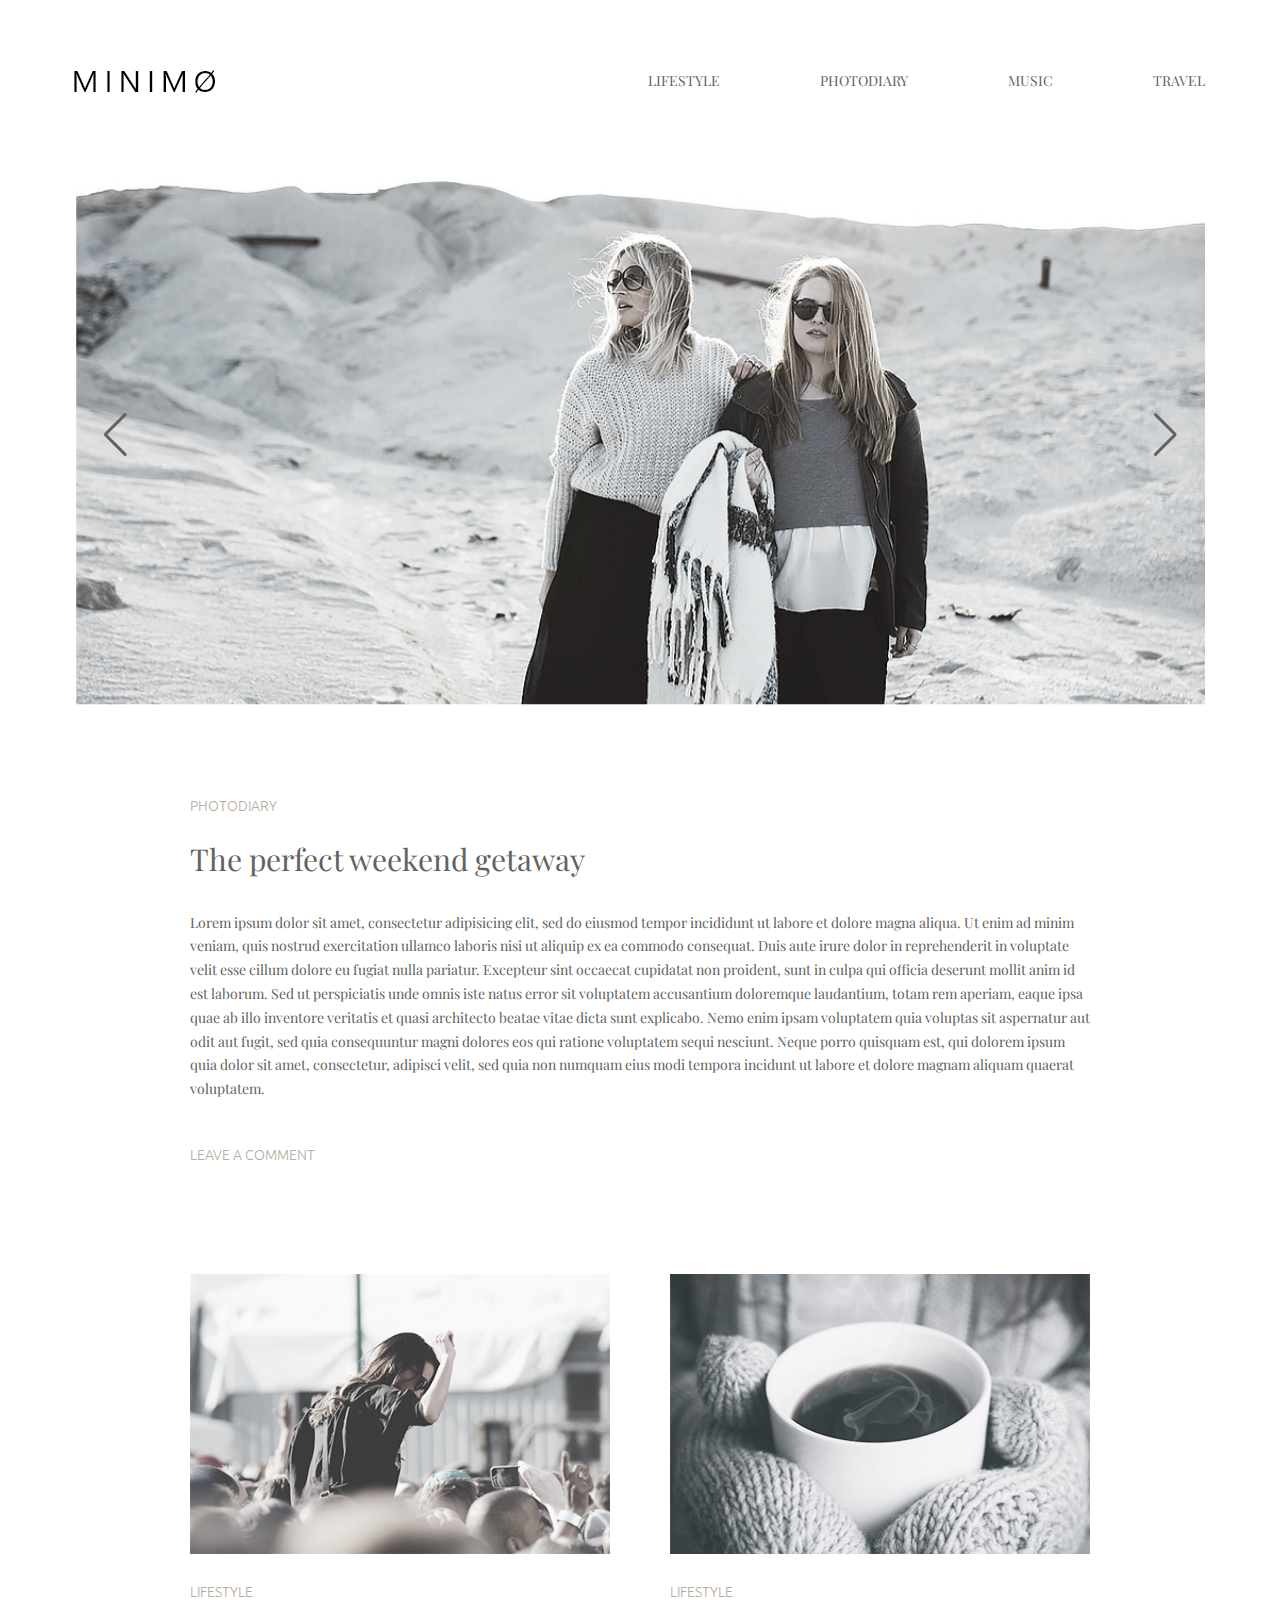
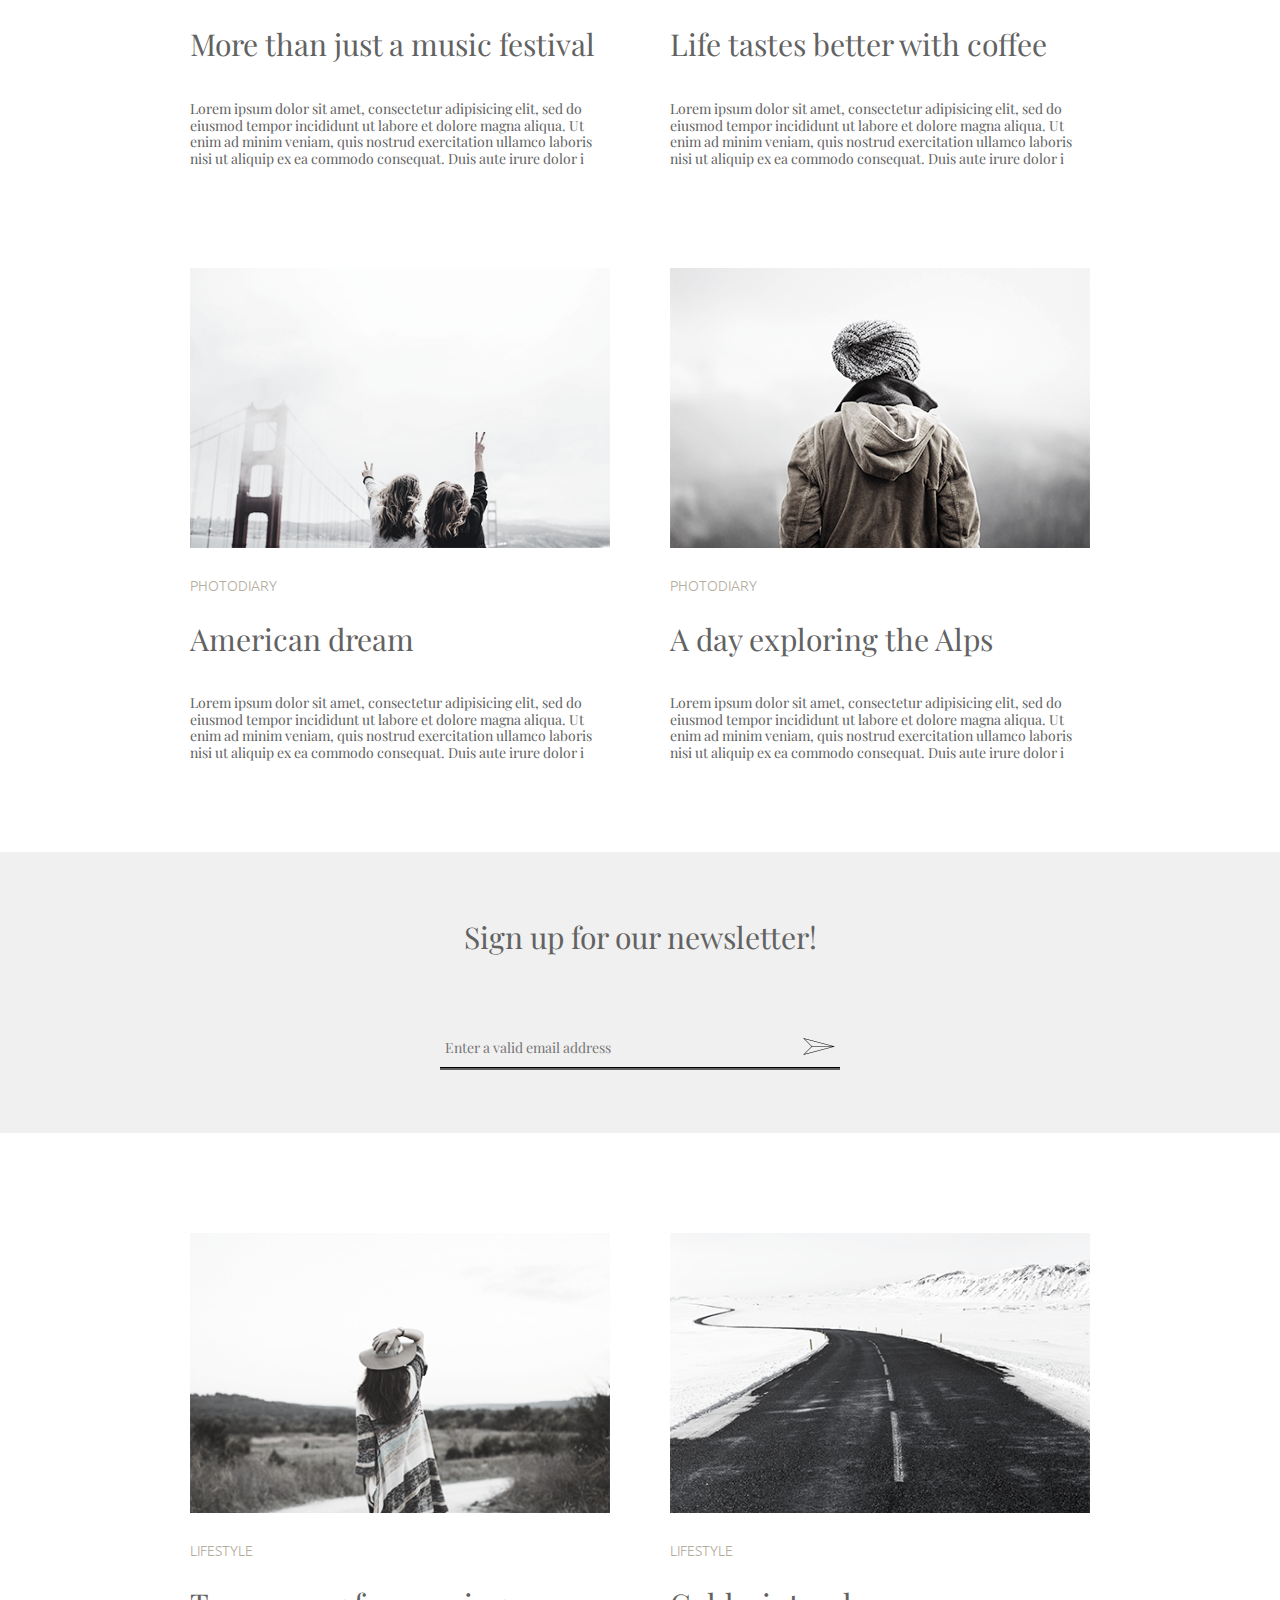
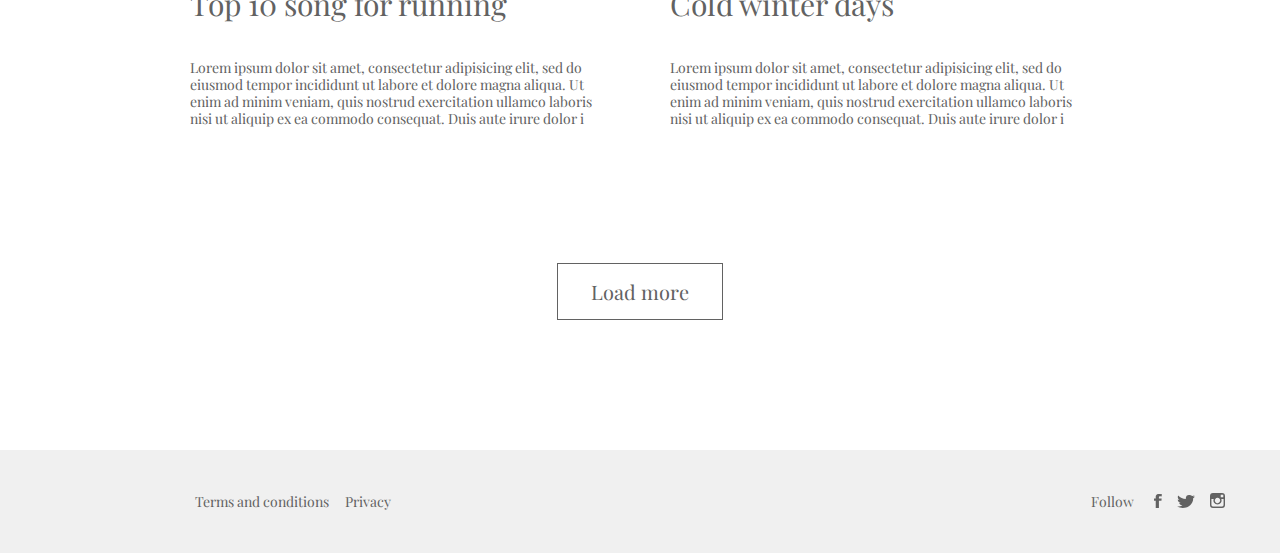
<file: index.html>
<!DOCTYPE html>
<html lang="en">
  <head>
    <meta charset="UTF-8" />
    <meta http-equiv="X-UA-Compatible" content="IE=edge" />
    <meta name="viewport" content="width=device-width, initial-scale=1.0" />
    <meta
      name="keywords"
      content="photodiary, lifestyle, music, travel, svitlychnyi, serhii"
    />
    <meta
      name="description"
      content="Це сайт-фотощоденник ідеального відпочинку на вихідних "
    />
    <meta name="author" content="Світличний Сергій" />
    <link
      rel="stylesheet"
      href="https://cdn.jsdelivr.net/npm/swiper@8/swiper-bundle.min.css"
    />
    <!--Import Google Icon Font-->
    <link
      href="https://fonts.googleapis.com/icon?family=Material+Icons"
      rel="stylesheet"
    />
    <link rel="stylesheet" href="css/style.min.css" />
    <title>Minimo</title>
  </head>
  <body>
    <div class="wrapper">
      <!-- Mobile menu -->
      <nav class="header-menu__mobile mobile-menu">
        <div class="mobile-menu__inner">
          <div class="header__logo">
            <a href="index.html">
              <img src="img/MINIMØ.png" alt="logo" />
            </a>
          </div>
          <!-- ./logo -->
          <a class="mobile-menu__burger"
            ><span class="mobile-menu__line"></span
          ></a>
        </div>

        <!-- List -->
        <ul class="mobile-menu__list">
          <li class="list-header__item">
            <a class="list-header__link" href="#lifestyle"
              ><i class="material-icons">hail</i>Lifestyle</a
            >
          </li>
          <li class="list-header__item">
            <a class="list-header__link" href="#photodiary"
              ><i class="material-icons">star_half</i>Photodiary</a
            >
          </li>
          <li class="list-header__item">
            <a class="list-header__link" href="about.html"
              ><i class="material-icons">music_note</i>Music</a
            >
          </li>
          <li class="list-header__item">
            <a class="list-header__link" href="#"
              ><i class="material-icons">flight_land</i>Travel</a
            >
          </li>
          <li class="list-header__item"><div class="divider"></div></li>
          <li class="list-header__item">
            <a class="mobile-menu__close" href="#"
              ><i class="material-icons">cancel</i>Cancel</a
            >
          </li>
        </ul>
        <!-- ./list -->

        <div class="mobile-menu__overlay"></div>
        <!-- /.mobile-menu__overlay -->
      </nav>
      <!-- ./menu -->

      <header class="header">
        <div class="header-container">
          <div class="header__inner">
            <div class="header__logo">
              <a href="index.html">
                <img src="img/MINIMØ.png" alt="logo" />
              </a>
            </div>
            <!-- ./logo -->

            <nav class="header__menu">
              <ul class="header__list list-header">
                <li class="list-header__item">
                  <a class="list-header__link" href="#lifestyle">Lifestyle</a>
                </li>
                <li class="list-header__item">
                  <a class="list-header__link" href="#photodiary">Photodiary</a>
                </li>
                <li class="list-header__item">
                  <a class="list-header__link" href="about.html">Music</a>
                </li>
                <li class="list-header__item">
                  <a class="list-header__link" href="#">Travel</a>
                </li>
              </ul>
            </nav>
            <!-- ./menu -->
          </div>
          <!-- ./inner -->

          <!-- Slider main container -->
          <div class="main__slider slider-main swiper">
            <!-- wrapper -->
            <div class="slider-main__wrapper swiper-wrapper">
              <!-- Slides -->
              <div class="slider-main__slide swiper-slide">
                <img src="img/index/main/Clip.jpg" alt="Slider Image1" />
              </div>

              <div class="slider-main__slide swiper-slide">
                <img src="img/index/main/Clip.jpg" alt="Slider Image2" />
              </div>

              <div class="slider-main__slide swiper-slide">
                <img src="img/index/main/Clip.jpg" alt="Slider Image3" />
              </div>
              <!-- ./slides -->
            </div>

            <!-- Navigation buttons -->
            <div class="slider-main__arrows">
              <div
                class="slider-main__arrow slider-main__arrow_prev swiper-button-prev"
              ></div>
              <!-- ./arrow prev -->

              <div
                class="slider-main__arrow slider-main__arrow_next swiper-button-next"
              ></div>
              <!-- ./arrow next -->
            </div>
          </div>
          <!-- ./слайдер -->
        </div>
      </header>
      <!-- /.header -->

      <main class="page">
        <section class="page-main main">
          <div class="main-container">
            <div class="container main__description description-main">
              <p class="description-main__suptitle suptitle">Photodiary</p>
              <h1 class="description-main__title title">
                The perfect weekend getaway
              </h1>
              <p class="description-main__text">
                Lorem ipsum dolor sit amet, consectetur adipisicing elit, sed do
                eiusmod tempor incididunt ut labore et dolore magna aliqua. Ut
                enim ad minim veniam, quis nostrud exercitation ullamco laboris
                nisi ut aliquip ex ea commodo consequat. Duis aute irure dolor
                in reprehenderit in voluptate velit esse cillum dolore eu fugiat
                nulla pariatur. Excepteur sint occaecat cupidatat non proident,
                sunt in culpa qui officia deserunt mollit anim id est laborum.
                Sed ut perspiciatis unde omnis iste natus error sit voluptatem
                accusantium doloremque laudantium, totam rem aperiam, eaque ipsa
                quae ab illo inventore veritatis et quasi architecto beatae
                vitae dicta sunt explicabo. Nemo enim ipsam voluptatem quia
                voluptas sit aspernatur aut odit aut fugit, sed quia
                consequuntur magni dolores eos qui ratione voluptatem sequi
                nesciunt. Neque porro quisquam est, qui dolorem ipsum quia dolor
                sit amet, consectetur, adipisci velit, sed quia non numquam eius
                modi tempora incidunt ut labore et dolore magnam aliquam quaerat
                voluptatem.
              </p>
              <p class="description-main__subtitle">
                <a href="comments.html">Leave a comment</a>
              </p>
            </div>
            <!-- ./content -->
          </div>
        </section>
        <!-- ./main section -->

        <section id="lifestyle" class="page-lifestyle lifestyle">
          <div class="container">
            <ul class="lifestyle__inner">
              <li class="lifestyle__item item-box">
                <img
                  src="img/index/lifestyle/fotografico_1.png"
                  alt="fotografico_1"
                  class="item-box__img"
                />
                <p class="item-box__suptitle suptitle">Lifestyle</p>
                <h3 class="item-box__title title">
                  More than just a music festival
                </h3>
                <p class="item-box__text">
                  Lorem ipsum dolor sit amet, consectetur adipisicing elit, sed
                  do eiusmod tempor incididunt ut labore et dolore magna aliqua.
                  Ut enim ad minim veniam, quis nostrud exercitation ullamco
                  laboris nisi ut aliquip ex ea commodo consequat. Duis aute
                  irure dolor i
                </p>
              </li>
              <!-- /.left-box -->

              <li class="lifestyle__item item-box">
                <img
                  src="img/index/lifestyle/fotografico_2.png"
                  alt="fotografico_2"
                  class="item-box__img"
                />
                <p class="item-box__suptitle suptitle">Lifestyle</p>
                <h3 class="item-box__title title">
                  Life tastes better with coffee
                </h3>
                <p class="item-box__text">
                  Lorem ipsum dolor sit amet, consectetur adipisicing elit, sed
                  do eiusmod tempor incididunt ut labore et dolore magna aliqua.
                  Ut enim ad minim veniam, quis nostrud exercitation ullamco
                  laboris nisi ut aliquip ex ea commodo consequat. Duis aute
                  irure dolor i
                </p>
              </li>
              <!-- /.right-box -->
            </ul>
          </div>
        </section>
        <!-- ./lifestyle section -->

        <section id="photodiary" class="page-photodiary photodiary">
          <div class="container">
            <ul class="photodiary__inner">
              <li class="photodiary__item item-box">
                <img
                  src="img/index/photodiary/image-3.png"
                  alt="image_1"
                  class="item-box__img"
                />
                <p class="item-box__suptitle suptitle">Photodiary</p>
                <h3 class="item-box__title title">American dream</h3>
                <p class="item-box__text">
                  Lorem ipsum dolor sit amet, consectetur adipisicing elit, sed
                  do eiusmod tempor incididunt ut labore et dolore magna aliqua.
                  Ut enim ad minim veniam, quis nostrud exercitation ullamco
                  laboris nisi ut aliquip ex ea commodo consequat. Duis aute
                  irure dolor i
                </p>
              </li>
              <!-- /.left-box -->

              <li class="photodiary__item item-box">
                <img
                  src="img/index/photodiary/image-2.png"
                  alt="image_2"
                  class="item-box__img"
                />
                <p class="item-box__suptitle suptitle">Photodiary</p>
                <h3 class="item-box__title title">A day exploring the Alps</h3>
                <p class="item-box-photodiary__text">
                  Lorem ipsum dolor sit amet, consectetur adipisicing elit, sed
                  do eiusmod tempor incididunt ut labore et dolore magna aliqua.
                  Ut enim ad minim veniam, quis nostrud exercitation ullamco
                  laboris nisi ut aliquip ex ea commodo consequat. Duis aute
                  irure dolor i
                </p>
              </li>
              <!-- /.right-box -->
            </ul>
          </div>
        </section>
        <!-- ./photodiary section -->

        <section class="page-newsletter newsletter">
          <div class="container">
            <h2 class="newsletter__title title">Sign up for our newsletter!</h2>
            <!-- /.newsletter__title -->

            <form action="#" class="newsletter__form form-newsletter">
              <input
                class="form-newsletter__input"
                type="email"
                placeholder="Enter a valid email address"
              />
              <a class="form-newsletter__btn" href="#">
                <img src="img/icons/send-icon.svg" alt="send-icon" />
              </a>
            </form>
            <!-- /.newsletter__form -->
          </div>
        </section>
        <!-- ./newsletter section -->

        <section class="page-lifestyle lifestyle">
          <div class="container">
            <ul class="lifestyle__inner">
              <li class="lifestyle__item item-box">
                <img
                  src="img/index/lifestyle/image-1.png"
                  alt="image_1"
                  class="item-box__img"
                />
                <p class="item-box__suptitle suptitle">Lifestyle</p>
                <h3 class="item-box__title title">Top 10 song for running</h3>
                <p class="item-box__text">
                  Lorem ipsum dolor sit amet, consectetur adipisicing elit, sed
                  do eiusmod tempor incididunt ut labore et dolore magna aliqua.
                  Ut enim ad minim veniam, quis nostrud exercitation ullamco
                  laboris nisi ut aliquip ex ea commodo consequat. Duis aute
                  irure dolor i
                </p>
              </li>
              <!-- /.left-box -->

              <li class="lifestyle__item item-box">
                <img
                  src="img/index/lifestyle/image.png"
                  alt="image_2"
                  class="item-box__img"
                />
                <p class="item-box__suptitle suptitle">Lifestyle</p>
                <h3 class="item-box__title title">Cold winter days</h3>
                <p class="item-box__text">
                  Lorem ipsum dolor sit amet, consectetur adipisicing elit, sed
                  do eiusmod tempor incididunt ut labore et dolore magna aliqua.
                  Ut enim ad minim veniam, quis nostrud exercitation ullamco
                  laboris nisi ut aliquip ex ea commodo consequat. Duis aute
                  irure dolor i
                </p>
              </li>
              <!-- /.right-box -->
            </ul>

            <div class="lifestyle__btn">
              <button type="button">Load more</button>
            </div>
          </div>
        </section>
        <!-- ./lifestyle section -->
      </main>
      <!-- /.page -->

      <footer class="footer">
        <div class="footer-container">
          <div class="footer__inner">
            <div class="footer__left left-box">
              <p class="left-box__teams">
                <a href="#">Terms and conditions</a>
              </p>
              <p class="left-box__privacy">
                <a href="#">Privacy</a>
              </p>
            </div>
            <!-- /.footer__left left-box -->

            <div class="footer__right right-box">
              <p class="right-box__text">Follow</p>
              <ul class="right-box__social">
                <li class="right-box__item">
                  <a href="#" class="right-box__link">
                    <img src="img/icons/facebook.svg" alt="facebook" />
                  </a>
                </li>
                <li class="right-box__item">
                  <a href="#" class="right-box__link">
                    <img src="img/icons//twitter.svg" alt="twitter" />
                  </a>
                </li>
                <li class="right-box__item">
                  <a href="#" class="right-box__link">
                    <img src="img/icons/instagram.svg" alt="instagram" />
                  </a>
                </li>
              </ul>
            </div>
            <!-- /.footer__right right-box -->
          </div>
          <!-- /.footer__inner -->
        </div>
      </footer>
      <!-- /.footer -->
    </div>
    <!-- ./wrapper -->

    <script src="https://cdn.jsdelivr.net/npm/swiper@8/swiper-bundle.min.js"></script>
    <script src="js/main.js"></script>
  </body>
</html>
</file>
<file: css/style.min.css>
/*! normalize.css v8.0.1 | MIT License | github.com/necolas/normalize.css */html{line-height:1.15;-webkit-text-size-adjust:100%}body{margin:0}main{display:block}h1{font-size:2em;margin:.67em 0}hr{box-sizing:content-box;height:0;overflow:visible}pre{font-family:monospace,monospace;font-size:1em}a{background-color:transparent}abbr[title]{border-bottom:none;text-decoration:underline;-webkit-text-decoration:underline dotted;text-decoration:underline dotted}b,strong{font-weight:bolder}code,kbd,samp{font-family:monospace,monospace;font-size:1em}small{font-size:80%}sub,sup{font-size:75%;line-height:0;position:relative;vertical-align:baseline}sub{bottom:-.25em}sup{top:-.5em}img{border-style:none}button,input,optgroup,select,textarea{font-family:inherit;font-size:100%;line-height:1.15;margin:0}button,input{overflow:visible}button,select{text-transform:none}[type=button],[type=reset],[type=submit],button{-webkit-appearance:button}[type=button]::-moz-focus-inner,[type=reset]::-moz-focus-inner,[type=submit]::-moz-focus-inner,button::-moz-focus-inner{border-style:none;padding:0}[type=button]:-moz-focusring,[type=reset]:-moz-focusring,[type=submit]:-moz-focusring,button:-moz-focusring{outline:1px dotted ButtonText}fieldset{padding:.35em .75em .625em}legend{box-sizing:border-box;color:inherit;display:table;max-width:100%;padding:0;white-space:normal}progress{vertical-align:baseline}textarea{overflow:auto}[type=checkbox],[type=radio]{box-sizing:border-box;padding:0}[type=number]::-webkit-inner-spin-button,[type=number]::-webkit-outer-spin-button{height:auto}[type=search]{-webkit-appearance:textfield;outline-offset:-2px}[type=search]::-webkit-search-decoration{-webkit-appearance:none}::-webkit-file-upload-button{-webkit-appearance:button;font:inherit}details{display:block}summary{display:list-item}template{display:none}[hidden]{display:none}a,abbr,acronym,address,applet,article,aside,audio,b,big,blockquote,body,canvas,caption,center,cite,code,dd,del,details,dfn,div,dl,dt,em,embed,fieldset,figcaption,figure,footer,form,h1,h2,h3,h4,h5,h6,header,hgroup,html,i,iframe,img,ins,kbd,label,legend,li,mark,menu,nav,object,ol,output,p,pre,q,ruby,s,samp,section,small,span,strike,strong,sub,summary,sup,table,tbody,td,tfoot,th,thead,time,tr,tt,u,ul,var,video{margin:0;padding:0;border:0;font-size:100%;font:inherit;vertical-align:baseline}article,aside,details,figcaption,figure,footer,header,hgroup,menu,nav,section{display:block}html{height:100%}body{line-height:1}ol,ul{list-style:none}blockquote,q{quotes:none}blockquote:after,blockquote:before,q:after,q:before{content:"";content:none}table{border-collapse:collapse;border-spacing:0}@font-face{font-family:InconsolataS;src:local("Inconsolata-Regular");src:local("Inconsolata Regular");src:url(../fonts/Inconsolata-Regular.ttf) format("truetype");font-weight:400;font-style:normal;font-display:swap}@font-face{font-family:PlayfairDisplayS;src:local("PlayfairDisplay-Regular");src:local("PlayfairDisplay Regular");src:url(../fonts/PlayfairDisplay-Regular.ttf) format("truetype");font-weight:400;font-style:normal;font-display:swap}@font-face{font-family:PlayfairDisplayS;src:local("PlayfairDisplay-Italic");src:local("PlayfairDisplay Italic");src:url(../fonts/PlayfairDisplay-Italic.ttf) format("truetype");font-weight:400;font-style:italic;font-display:swap}@font-face{font-family:PlayfairDisplayS;src:local("PlayfairDisplay-Bold");src:local("PlayfairDisplay Bold");src:url(../fonts/PlayfairDisplay-Bold.ttf) format("truetype");font-weight:700;font-style:normal;font-display:swap}@font-face{font-family:PlayfairDisplayS;src:local("PlayfairDisplay-Black");src:local("PlayfairDisplay Black");src:url(../fonts/PlayfairDisplay-Black.ttf) format("truetype");font-weight:800;font-style:normal;font-display:swap}@font-face{font-family:UbuntuS;src:local("Ubuntu-Light");src:local("Ubuntu Light");src:url(../fonts/Ubuntu-Light.ttf) format("truetype");font-weight:300;font-style:normal;font-display:swap}@font-face{font-family:UbuntuS;src:local("Ubuntu-Regular");src:local("Ubuntu Regular");src:url(../fonts/Ubuntu-Regular.ttf) format("truetype");font-weight:400;font-style:normal;font-display:swap}*{box-sizing:border-box}a{text-decoration:none;color:inherit;display:inline-block}body{font-family:PlayfairDisplayS,sans-serif;color:#626262;font-size:14px;line-height:1.2;font-weight:400;font-style:normal}.wrapper{min-height:100%;overflow:hidden;display:flex;flex-direction:column}.container{max-width:920px;margin:0 auto;padding:0 10px}.page{flex:1 1 auto}[class*=-container]{max-width:1200px;margin:0 auto;padding:0 15px}.title{font-size:30px;line-height:1.38;color:#626262}.title-h5{font-family:UbuntuS,sans-serif;font-weight:300;color:#b4ad9e;text-transform:uppercase}.suptitle{font-family:UbuntuS,sans-serif;font-weight:300;text-transform:uppercase;color:#b4ad9e}.header{padding:60px}.header__inner{display:flex;justify-content:space-between;align-items:center;padding-bottom:60px}.header__logo{font-family:InconsolataS,sans-serif;font-size:30px;letter-spacing:10px;text-transform:uppercase;color:#000}.header__logo img{margin-bottom:-31px;margin-left:-100px}.header-menu__mobile{display:none}.header__list{display:flex;justify-content:space-between}.header__list a{transition:all .3s}.header__list a:hover{text-shadow:1px 1px rgba(0,0,0,.4)}.list-header__item{margin-right:100px}.list-header__item:last-child{margin-right:0}.list-header__link{text-transform:uppercase}.main{margin-bottom:110px}.main__slider{margin-bottom:30px}.slider-main__slide.swiper-slide img{width:100%;height:100%;-o-object-fit:cover;object-fit:cover}.slider-main__arrow{color:#626262;padding:0 30px}.slider-main__arrow::after{z-index:5}.description-main__suptitle{margin-bottom:25px}.description-main__title{margin-bottom:30px}.description-main__text{line-height:1.7;margin-bottom:45px}.description-main__subtitle a{font-family:UbuntuS,sans-serif;font-weight:300;text-transform:uppercase;color:#b4ad9e;transition:all .3s}.description-main__subtitle:hover a{text-shadow:1px 1px rgba(0,0,0,.2)}.item-box__img{width:100%;height:280px;margin-bottom:25px;-o-object-fit:cover;object-fit:cover}.item-box__suptitle{margin-bottom:25px}.item-box__title{margin-bottom:35px}.lifestyle{margin-bottom:100px}.lifestyle__inner{display:flex;justify-content:space-between;flex-wrap:wrap}.lifestyle__item{width:50%;max-width:420px}.photodiary{margin-bottom:90px}.photodiary__inner{display:flex;justify-content:space-between;flex-wrap:wrap}.photodiary__item{width:50%;max-width:420px}.newsletter{padding:65px;text-align:center;background-color:#f0f0f0;margin-bottom:100px}.newsletter__title{margin-bottom:70px}.newsletter__form{width:400px}.form-newsletter{margin:0 auto;position:relative}.form-newsletter__input{width:100%;height:40px;background-color:transparent;border:none;border-bottom:1px solid #000;padding:10px 5px;box-shadow:0 2px rgba(0,0,0,.6)}.form-newsletter__btn{width:32px;height:17px;position:absolute;top:10px;right:5px;border:none;transition:all .3s}.form-newsletter__btn::after{content:"";background:url(../img/icons/send-icon.svg);z-index:5}.form-newsletter__btn:hover{transform:translate(2px,2px)}.lifestyle__btn{padding:135px 0 30px;text-align:center}.lifestyle__btn button{padding:16px 33px;background-color:transparent;cursor:pointer;font-size:20px;color:inherit;border:none;border:1px solid #626262;transition:all .3s}.lifestyle__btn button:hover{box-shadow:0 6px 5px rgba(0,0,0,.4);border-radius:5px}.footer{background-color:#f0f0f0;padding:40px 0;line-height:1.7}.footer__inner{display:flex;justify-content:space-between;align-items:center}.footer__left{display:flex;padding-left:140px}.left-box__teams{margin-right:16px}.left-box a{transition:all .3s}.left-box a:hover{text-shadow:1px 1px rgba(0,0,0,.3)}.right-box{display:flex}.right-box__text{margin-right:5px}.right-box__social{display:flex;justify-content:end;align-items:center}.right-box__item{padding-left:15px;margin-bottom:-3px}.right-box__link{transition:all .3s}.right-box__link:hover{transform:translate(-1px,-1px)}.description-main__text span{font-weight:800}.post{padding-bottom:80px;position:relative}.post__images{width:100%}.post__socials{text-align:right;color:#b4ad9e}.images-post__img{width:100%;height:675px;-o-object-fit:contain;object-fit:contain;margin-bottom:60px}.content-post{margin-bottom:90px}.content-post__title{font-style:italic;margin-bottom:30px}.content-post__description span{font-weight:800}.socials-post{display:flex;align-items:center;justify-content:end}.socials-post__text{margin-right:15px}.social-list{display:flex;align-items:center}.social-list__item{padding-left:15px}.social-list__link{transition:all .3s}.social-list__link:hover{transform:translate(-1px,-1px)}.preferences{background-color:#f0f0f0;padding:65px 0}.preferences__title{margin-bottom:40px}.preferences__cards{display:flex;justify-content:space-between;align-items:center;gap:40px}.cards-preferences__card{width:270px;padding-bottom:35px;transition:all .3s}.cards-preferences__card:hover{box-shadow:0 4px 10px rgba(0,0,0,.2)}.cards-preferences__link{width:100%}.cards-preferences__img{width:100%;height:180px;-o-object-fit:cover;object-fit:cover;margin-bottom:15px}.cards-preferences__title{font-size:20px;padding-left:6px}.comments{padding:60px 0 95px}.comments__title{margin-bottom:35px}.comments__form{margin-bottom:35px}.comments__list{margin-bottom:40px}.comments__socials{display:flex;justify-content:end;align-items:center}.list-comments__comment{display:flex;align-items:center;margin-bottom:40px;cursor:pointer}.comment-list__img img{width:70px;height:70px;border-radius:50%}.comment-list__content{padding-left:35px}.comment-list__title{font-weight:700;margin-bottom:10px}.comment-list__text{margin-bottom:25px}.form-comments{width:100%;padding-left:100px;position:relative;background:url(../img/comments/avatar.png) no-repeat}.form-comments__input{width:100%;padding:26px 0 26px 35px;border:1px solid #c8c8c8;font-size:16px}.form-comments__input::-moz-placeholder{color:#b4ad9e;font-family:UbuntuS,sans-serif;font-weight:300}.form-comments__input:-ms-input-placeholder{color:#b4ad9e;font-family:UbuntuS,sans-serif;font-weight:300}.form-comments__input::placeholder{color:#b4ad9e;font-family:UbuntuS,sans-serif;font-weight:300}.socials-comments__list{display:flex;align-items:center;justify-content:end}.socials-comments__text{margin-right:10px}.socials-comments__item{padding-left:15px}.socials-comments__link{transition:all .3s}.socials-comments__link:hover{transform:translate(-1px,-1px)}@media (max-width:1199px){[class*=-container]{max-width:960px}}@media (max-width:991px){.container{max-width:720px}.header{padding:40px 0}.list-header__item{margin-right:70px}.lifestyle__item,.photodiary__item{max-width:340px}.images-post__img{-o-object-fit:cover;object-fit:cover}.footer{padding-left:20px;padding-right:20px}.footer__left{padding-left:30px}}@media (max-width:767px){.container{max-width:540px}[class*=-container]{max-width:100%;padding:0 30px}.header__logo img{margin-right:-40px}.list-header__item{margin-right:30px}.main__slider{margin-bottom:60px}.lifestyle__inner{flex-direction:column-reverse;gap:50px}.lifestyle__item{width:100%;margin:0 auto}.photodiary__inner{flex-direction:column-reverse;gap:50px}.photodiary__item{width:100%;margin:0 auto}.preferences__cards{flex-direction:column;margin:0 auto}.footer__left{padding-left:0}}@media (max-width:625px){.header__inner{display:none}.header-menu__mobile{display:flex;flex-direction:column}.mobile-menu__inner{display:flex;justify-content:space-between;align-items:center;padding:30px 30px 0;z-index:2}.mobile-menu__burger{display:inline-block;overflow:hidden;width:40px;height:40px;background-color:transparent;border-radius:5px;position:relative;cursor:pointer;z-index:5}.mobile-menu__line,.mobile-menu__line::after,.mobile-menu__line::before{height:5px;width:100%;position:absolute;top:50%;right:0;background-color:#b4ad9e;transition:background 0s .3s}.mobile-menu__line::after,.mobile-menu__line::before{content:"";transition-duration:.3s,.3s;transition-delay:.3s,0s}.mobile-menu__line::after{top:12px}.mobile-menu__line::before{top:-12px}.mobile-menu__list{height:100%;position:fixed;left:-100%;padding:90px 10px 0 40px;font-size:20px;letter-spacing:2px;overflow-y:auto;background:rgba(201,201,201,.7);z-index:2}.mobile-menu__overlay{display:none;position:fixed;top:0;left:0;width:100vw;height:100vh;z-index:2}.header-menu__mobile .list-header__link{display:flex;align-items:center;padding:5px}.header-menu__mobile_active .mobile-menu__line{background:0 0}.header-menu__mobile_active .mobile-menu__line::after{top:0;transform:rotate(45deg)}.header-menu__mobile_active .mobile-menu__line::before{top:0;transform:rotate(-45deg)}.header-menu__mobile_active .mobile-menu__list{left:0}.header-menu__mobile_active .mobile-menu__overlay{display:block;z-index:1}.list-header__item{padding:12px 0;color:#333;z-index:10}.list-header__link{z-index:10}.material-icons{margin-right:15px}.divider{border:none;width:98%;height:2px;border-bottom:1px dashed #333}}@media (max-width:575px){.container{max-width:100%}[class*=-container]{max-width:100%}.slider-main__arrow{padding:0 15px}.form-newsletter__input{font-size:13px;box-shadow:none}.newsletter__form{width:200px}.form-comments__input{padding:26px 0 26px 15px}.form-comments__input{font-size:14px}.footer__left,.right-box,.right-box__social{flex-direction:column;align-items:normal}.footer__left li,.right-box li,.right-box__social li{padding-top:4px;padding-bottom:4px}}
</file>
